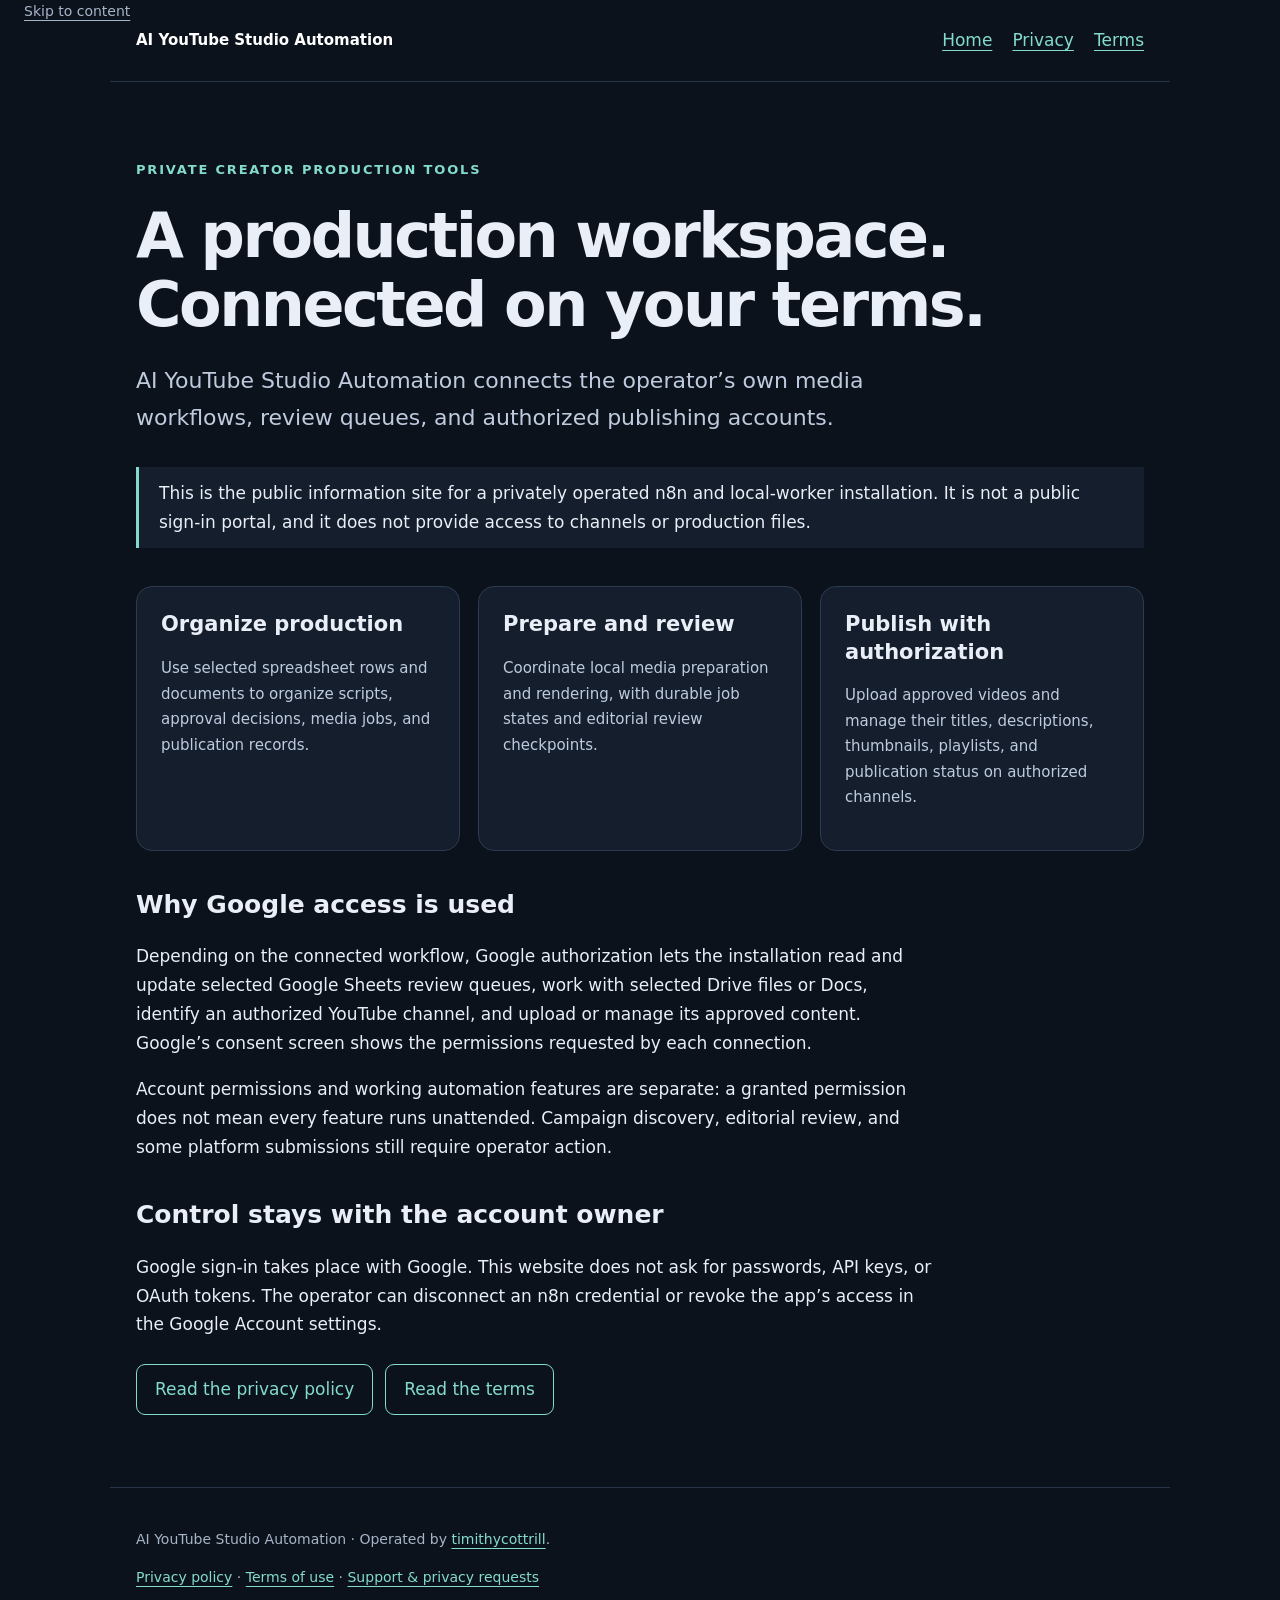
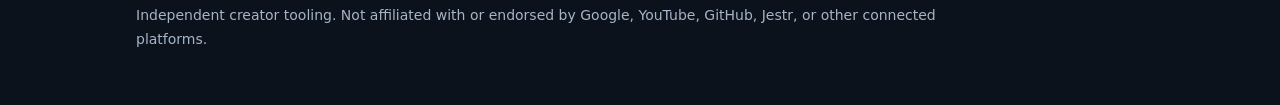
<file: index.html>
<!doctype html>
<html lang="en"><head><meta charset="utf-8"><meta name="viewport" content="width=device-width,initial-scale=1"><meta name="description" content="Private creator production automation: authorized video publishing, review queues, and transparent Google API data practices."><title>Home | AI YouTube Studio Automation</title><link rel="stylesheet" href="style.css"></head>
<body><a class="muted" href="#main" style="position:absolute;left:24px;top:0">Skip to content</a><header><a class="brand" href="index.html">AI YouTube Studio Automation</a><nav aria-label="Main navigation"><a href="index.html">Home</a><a href="privacy.html">Privacy</a><a href="terms.html">Terms</a></nav></header><main id="main"><p class="eyebrow">Private creator production tools</p><h1>A production workspace.<br>Connected on your terms.</h1><p class="lead">AI YouTube Studio Automation connects the operator’s own media workflows, review queues, and authorized publishing accounts.</p><div class="notice">This is the public information site for a privately operated n8n and local-worker installation. It is not a public sign-in portal, and it does not provide access to channels or production files.</div><div class="grid"><section class="card"><h2>Organize production</h2><p>Use selected spreadsheet rows and documents to organize scripts, approval decisions, media jobs, and publication records.</p></section><section class="card"><h2>Prepare and review</h2><p>Coordinate local media preparation and rendering, with durable job states and editorial review checkpoints.</p></section><section class="card"><h2>Publish with authorization</h2><p>Upload approved videos and manage their titles, descriptions, thumbnails, playlists, and publication status on authorized channels.</p></section></div><h2>Why Google access is used</h2><p>Depending on the connected workflow, Google authorization lets the installation read and update selected Google Sheets review queues, work with selected Drive files or Docs, identify an authorized YouTube channel, and upload or manage its approved content. Google’s consent screen shows the permissions requested by each connection.</p><p>Account permissions and working automation features are separate: a granted permission does not mean every feature runs unattended. Campaign discovery, editorial review, and some platform submissions still require operator action.</p><h2>Control stays with the account owner</h2><p>Google sign-in takes place with Google. This website does not ask for passwords, API keys, or OAuth tokens. The operator can disconnect an n8n credential or revoke the app’s access in the Google Account settings.</p><a class="button" href="privacy.html">Read the privacy policy</a><a class="button" href="terms.html">Read the terms</a></main><footer><p>AI YouTube Studio Automation · Operated by <a href="https://github.com/timithycottrill">timithycottrill</a>.</p><p><a href="privacy.html">Privacy policy</a> · <a href="terms.html">Terms of use</a> · <a href="https://github.com/timithycottrill/timithycottrill.github.io/issues">Support &amp; privacy requests</a></p><p>Independent creator tooling. Not affiliated with or endorsed by Google, YouTube, GitHub, Jestr, or other connected platforms.</p></footer></body></html>
</file>
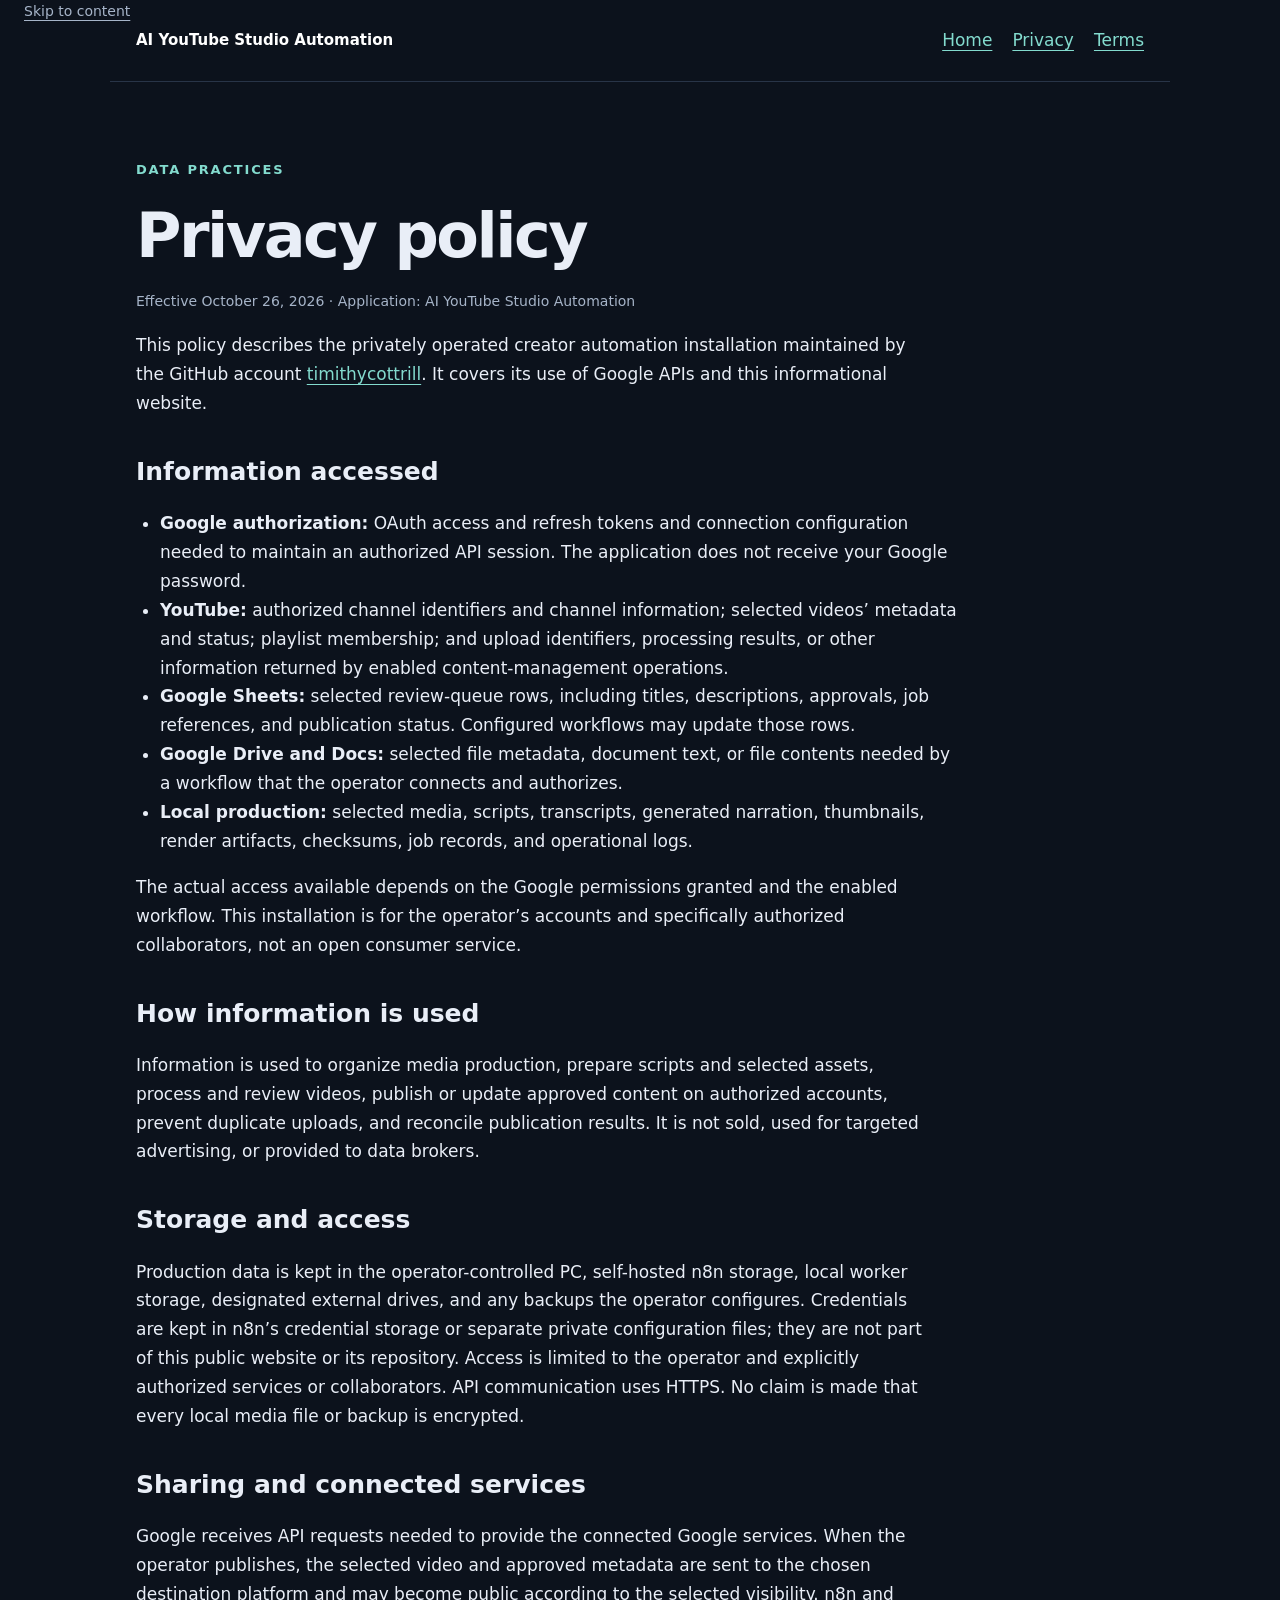
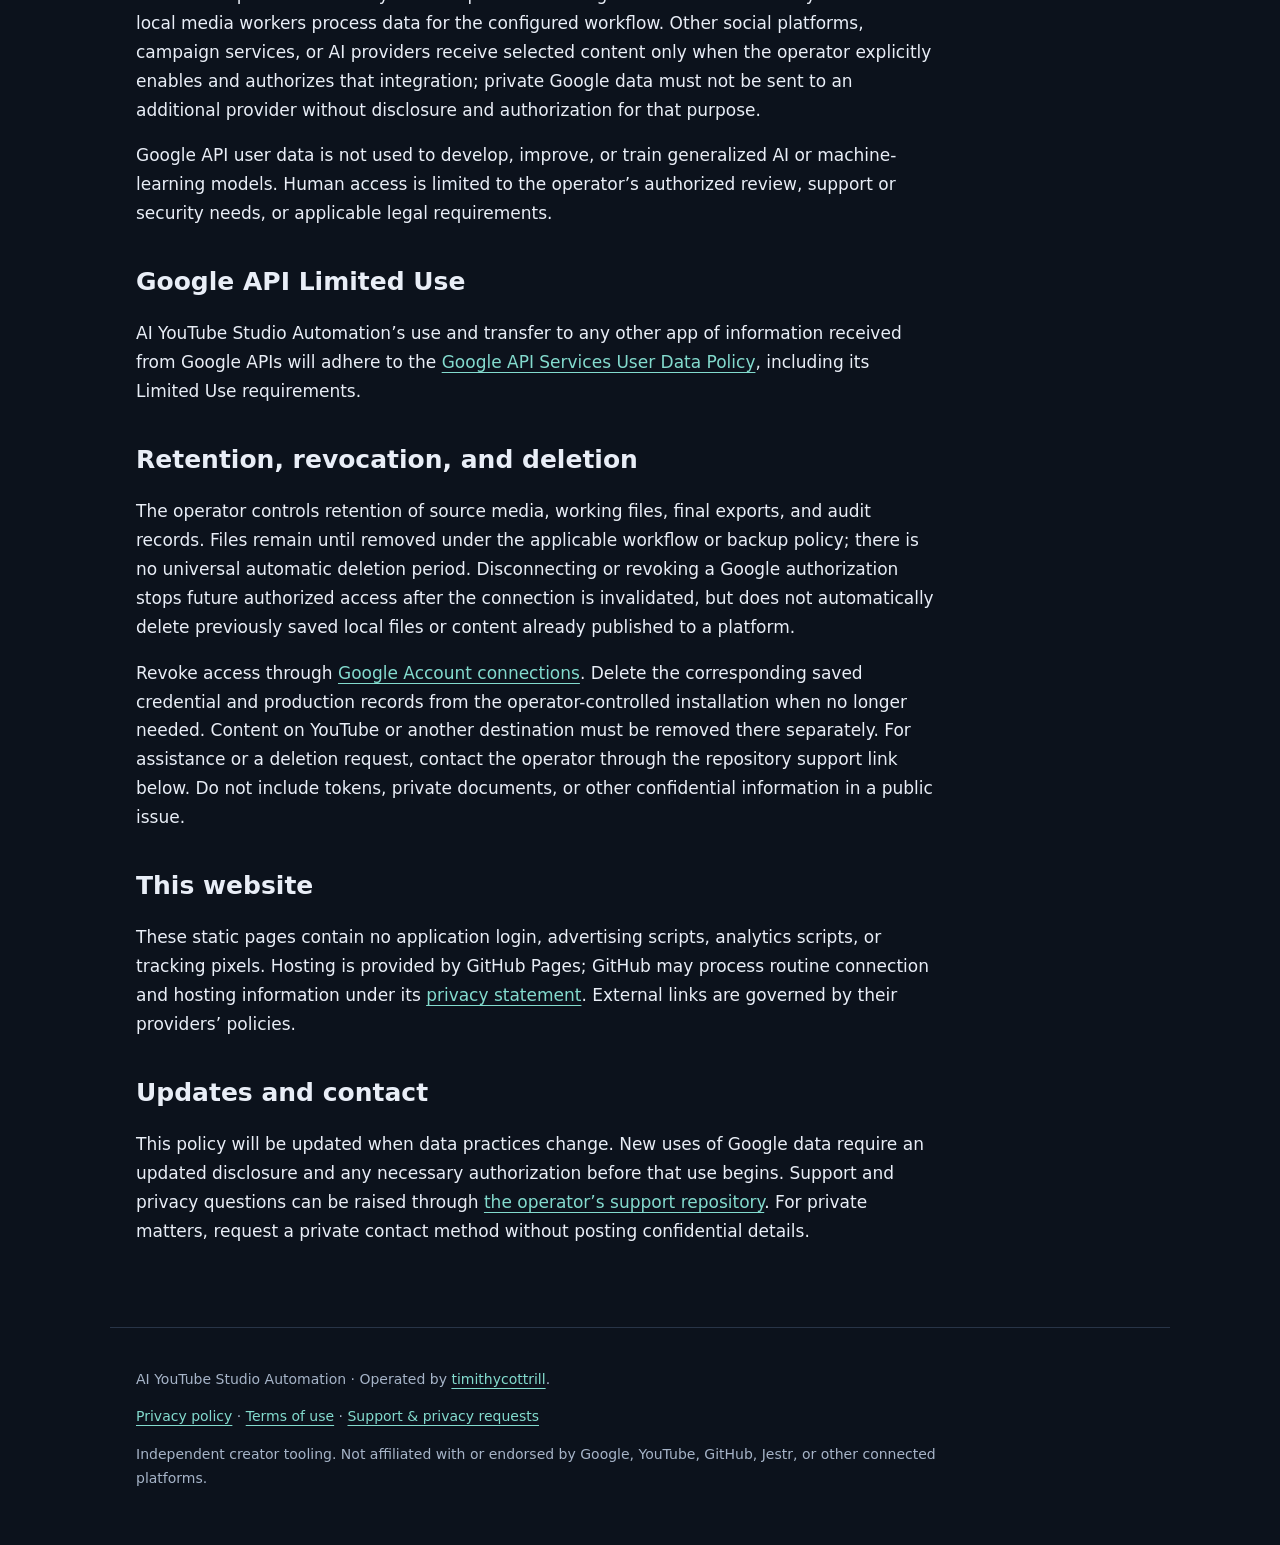
<file: privacy.html>
<!doctype html>
<html lang="en"><head><meta charset="utf-8"><meta name="viewport" content="width=device-width,initial-scale=1"><meta name="description" content="Private creator production automation: authorized video publishing, review queues, and transparent Google API data practices."><title>Privacy policy | AI YouTube Studio Automation</title><link rel="stylesheet" href="style.css"></head>
<body><a class="muted" href="#main" style="position:absolute;left:24px;top:0">Skip to content</a><header><a class="brand" href="index.html">AI YouTube Studio Automation</a><nav aria-label="Main navigation"><a href="index.html">Home</a><a href="privacy.html">Privacy</a><a href="terms.html">Terms</a></nav></header><main id="main"><p class="eyebrow">Data practices</p><h1>Privacy policy</h1><p class="muted">Effective October 26, 2026 · Application: AI YouTube Studio Automation</p><p>This policy describes the privately operated creator automation installation maintained by the GitHub account <a href="https://github.com/timithycottrill">timithycottrill</a>. It covers its use of Google APIs and this informational website.</p><h2>Information accessed</h2><ul><li><strong>Google authorization:</strong> OAuth access and refresh tokens and connection configuration needed to maintain an authorized API session. The application does not receive your Google password.</li><li><strong>YouTube:</strong> authorized channel identifiers and channel information; selected videos’ metadata and status; playlist membership; and upload identifiers, processing results, or other information returned by enabled content-management operations.</li><li><strong>Google Sheets:</strong> selected review-queue rows, including titles, descriptions, approvals, job references, and publication status. Configured workflows may update those rows.</li><li><strong>Google Drive and Docs:</strong> selected file metadata, document text, or file contents needed by a workflow that the operator connects and authorizes.</li><li><strong>Local production:</strong> selected media, scripts, transcripts, generated narration, thumbnails, render artifacts, checksums, job records, and operational logs.</li></ul><p>The actual access available depends on the Google permissions granted and the enabled workflow. This installation is for the operator’s accounts and specifically authorized collaborators, not an open consumer service.</p><h2>How information is used</h2><p>Information is used to organize media production, prepare scripts and selected assets, process and review videos, publish or update approved content on authorized accounts, prevent duplicate uploads, and reconcile publication results. It is not sold, used for targeted advertising, or provided to data brokers.</p><h2>Storage and access</h2><p>Production data is kept in the operator-controlled PC, self-hosted n8n storage, local worker storage, designated external drives, and any backups the operator configures. Credentials are kept in n8n’s credential storage or separate private configuration files; they are not part of this public website or its repository. Access is limited to the operator and explicitly authorized services or collaborators. API communication uses HTTPS. No claim is made that every local media file or backup is encrypted.</p><h2>Sharing and connected services</h2><p>Google receives API requests needed to provide the connected Google services. When the operator publishes, the selected video and approved metadata are sent to the chosen destination platform and may become public according to the selected visibility. n8n and local media workers process data for the configured workflow. Other social platforms, campaign services, or AI providers receive selected content only when the operator explicitly enables and authorizes that integration; private Google data must not be sent to an additional provider without disclosure and authorization for that purpose.</p><p>Google API user data is not used to develop, improve, or train generalized AI or machine-learning models. Human access is limited to the operator’s authorized review, support or security needs, or applicable legal requirements.</p><h2>Google API Limited Use</h2><p>AI YouTube Studio Automation’s use and transfer to any other app of information received from Google APIs will adhere to the <a href="https://developers.google.com/terms/api-services-user-data-policy">Google API Services User Data Policy</a>, including its Limited Use requirements.</p><h2>Retention, revocation, and deletion</h2><p>The operator controls retention of source media, working files, final exports, and audit records. Files remain until removed under the applicable workflow or backup policy; there is no universal automatic deletion period. Disconnecting or revoking a Google authorization stops future authorized access after the connection is invalidated, but does not automatically delete previously saved local files or content already published to a platform.</p><p>Revoke access through <a href="https://myaccount.google.com/connections">Google Account connections</a>. Delete the corresponding saved credential and production records from the operator-controlled installation when no longer needed. Content on YouTube or another destination must be removed there separately. For assistance or a deletion request, contact the operator through the repository support link below. Do not include tokens, private documents, or other confidential information in a public issue.</p><h2>This website</h2><p>These static pages contain no application login, advertising scripts, analytics scripts, or tracking pixels. Hosting is provided by GitHub Pages; GitHub may process routine connection and hosting information under its <a href="https://docs.github.com/en/site-policy/privacy-policies/github-general-privacy-statement">privacy statement</a>. External links are governed by their providers’ policies.</p><h2>Updates and contact</h2><p>This policy will be updated when data practices change. New uses of Google data require an updated disclosure and any necessary authorization before that use begins. Support and privacy questions can be raised through <a href="https://github.com/timithycottrill/timithycottrill.github.io/issues">the operator’s support repository</a>. For private matters, request a private contact method without posting confidential details.</p></main><footer><p>AI YouTube Studio Automation · Operated by <a href="https://github.com/timithycottrill">timithycottrill</a>.</p><p><a href="privacy.html">Privacy policy</a> · <a href="terms.html">Terms of use</a> · <a href="https://github.com/timithycottrill/timithycottrill.github.io/issues">Support &amp; privacy requests</a></p><p>Independent creator tooling. Not affiliated with or endorsed by Google, YouTube, GitHub, Jestr, or other connected platforms.</p></footer></body></html>
</file>
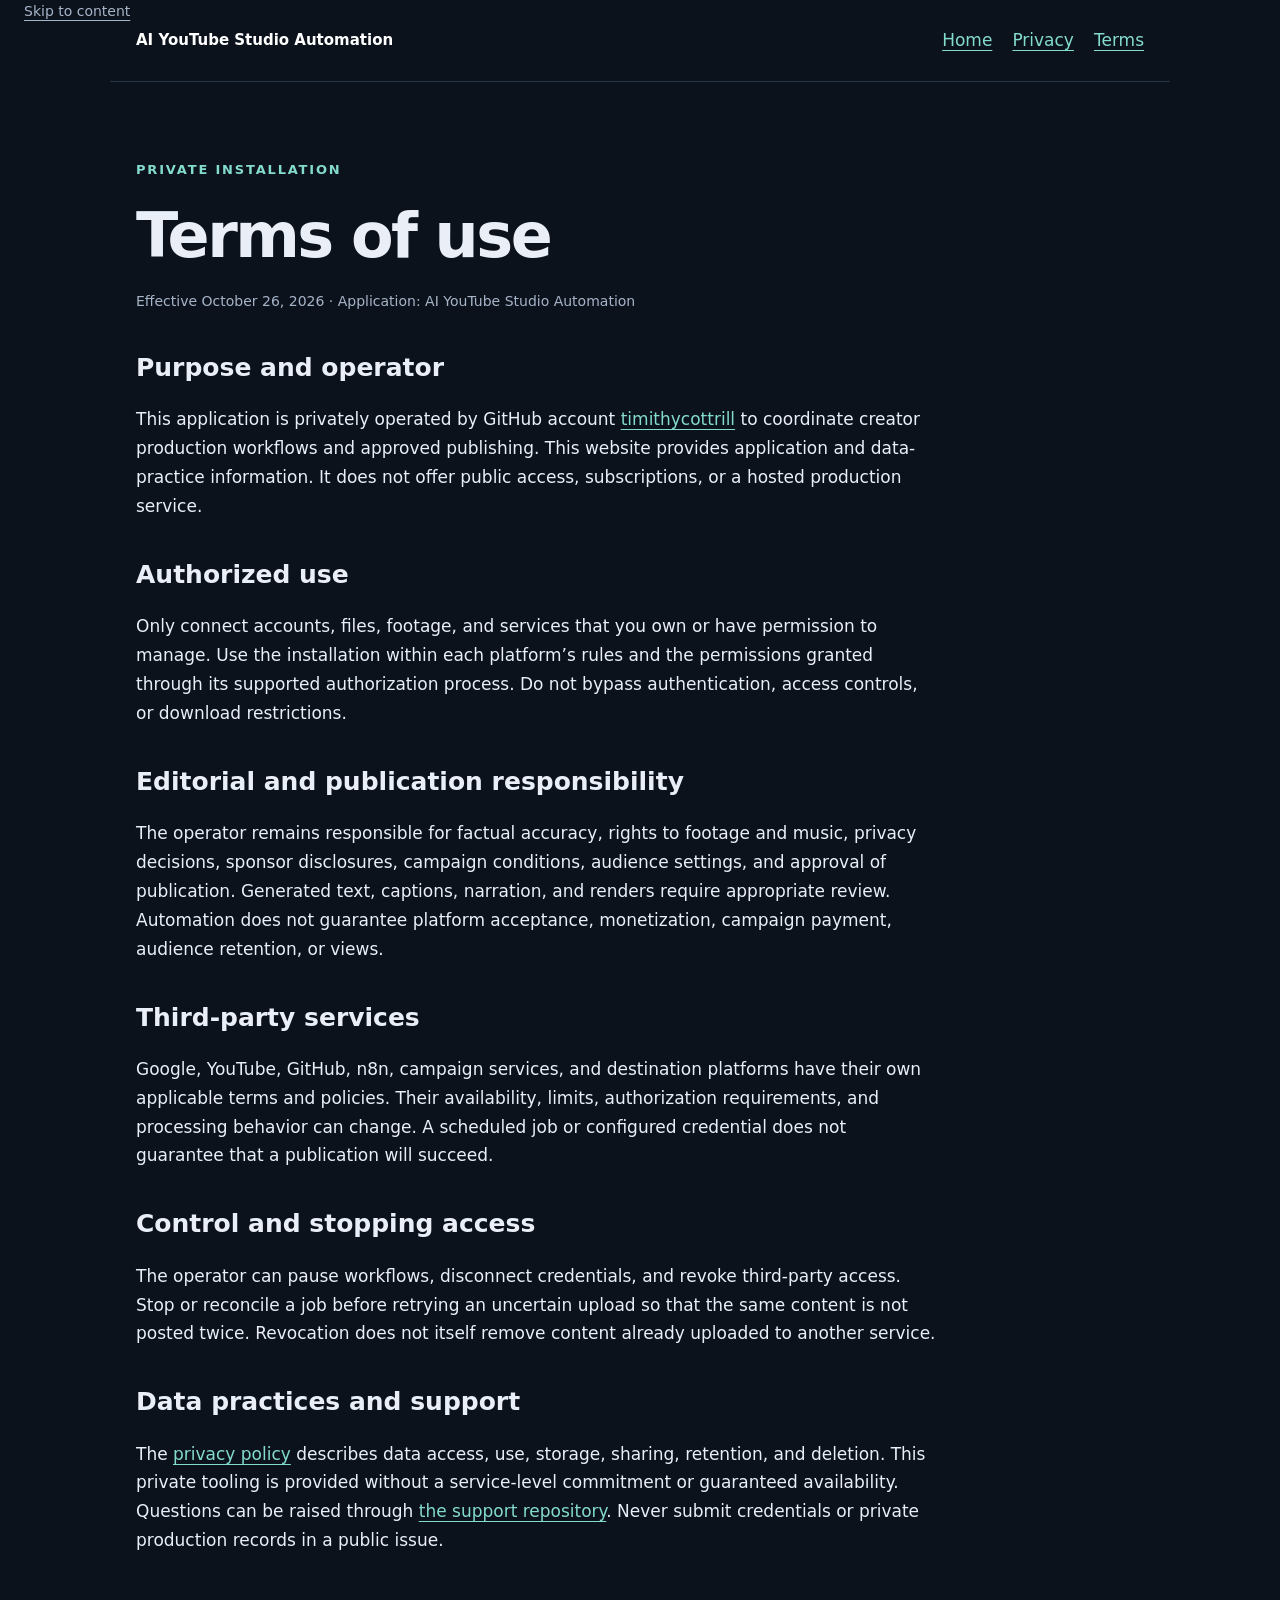
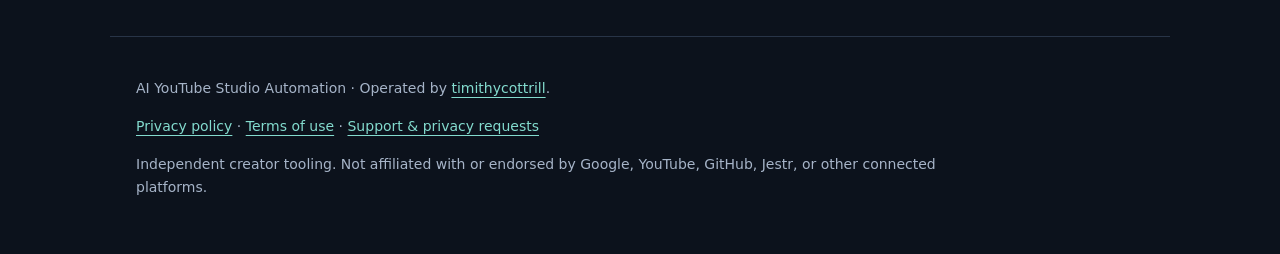
<file: terms.html>
<!doctype html>
<html lang="en"><head><meta charset="utf-8"><meta name="viewport" content="width=device-width,initial-scale=1"><meta name="description" content="Private creator production automation: authorized video publishing, review queues, and transparent Google API data practices."><title>Terms of use | AI YouTube Studio Automation</title><link rel="stylesheet" href="style.css"></head>
<body><a class="muted" href="#main" style="position:absolute;left:24px;top:0">Skip to content</a><header><a class="brand" href="index.html">AI YouTube Studio Automation</a><nav aria-label="Main navigation"><a href="index.html">Home</a><a href="privacy.html">Privacy</a><a href="terms.html">Terms</a></nav></header><main id="main"><p class="eyebrow">Private installation</p><h1>Terms of use</h1><p class="muted">Effective October 26, 2026 · Application: AI YouTube Studio Automation</p><h2>Purpose and operator</h2><p>This application is privately operated by GitHub account <a href="https://github.com/timithycottrill">timithycottrill</a> to coordinate creator production workflows and approved publishing. This website provides application and data-practice information. It does not offer public access, subscriptions, or a hosted production service.</p><h2>Authorized use</h2><p>Only connect accounts, files, footage, and services that you own or have permission to manage. Use the installation within each platform’s rules and the permissions granted through its supported authorization process. Do not bypass authentication, access controls, or download restrictions.</p><h2>Editorial and publication responsibility</h2><p>The operator remains responsible for factual accuracy, rights to footage and music, privacy decisions, sponsor disclosures, campaign conditions, audience settings, and approval of publication. Generated text, captions, narration, and renders require appropriate review. Automation does not guarantee platform acceptance, monetization, campaign payment, audience retention, or views.</p><h2>Third-party services</h2><p>Google, YouTube, GitHub, n8n, campaign services, and destination platforms have their own applicable terms and policies. Their availability, limits, authorization requirements, and processing behavior can change. A scheduled job or configured credential does not guarantee that a publication will succeed.</p><h2>Control and stopping access</h2><p>The operator can pause workflows, disconnect credentials, and revoke third-party access. Stop or reconcile a job before retrying an uncertain upload so that the same content is not posted twice. Revocation does not itself remove content already uploaded to another service.</p><h2>Data practices and support</h2><p>The <a href="privacy.html">privacy policy</a> describes data access, use, storage, sharing, retention, and deletion. This private tooling is provided without a service-level commitment or guaranteed availability. Questions can be raised through <a href="https://github.com/timithycottrill/timithycottrill.github.io/issues">the support repository</a>. Never submit credentials or private production records in a public issue.</p></main><footer><p>AI YouTube Studio Automation · Operated by <a href="https://github.com/timithycottrill">timithycottrill</a>.</p><p><a href="privacy.html">Privacy policy</a> · <a href="terms.html">Terms of use</a> · <a href="https://github.com/timithycottrill/timithycottrill.github.io/issues">Support &amp; privacy requests</a></p><p>Independent creator tooling. Not affiliated with or endorsed by Google, YouTube, GitHub, Jestr, or other connected platforms.</p></footer></body></html>
</file>
<file: style.css>
*{box-sizing:border-box}html{color-scheme:dark}body{margin:0;background:#0c121c;color:#e9eef7;font:17px/1.7 system-ui,-apple-system,Segoe UI,sans-serif}a{color:#83dbce;text-underline-offset:4px}a:hover{color:white}header,main,footer{max-width:1060px;margin:auto;padding:26px}header{display:flex;justify-content:space-between;align-items:center;gap:20px;border-bottom:1px solid #283447}nav{display:flex;gap:20px;flex-wrap:wrap}.brand{font-size:15px;font-weight:750;color:#fff;text-decoration:none}.eyebrow{color:#83dbce;font-size:13px;font-weight:750;letter-spacing:.14em;text-transform:uppercase}h1{font-size:clamp(32px,5vw,62px);line-height:1.12;letter-spacing:-.04em;max-width:850px;margin:20px 0}h2{font-size:25px;line-height:1.3;margin-top:38px}p,li{max-width:800px}main{padding-top:64px;padding-bottom:64px}.lead{font-size:22px;color:#becbde}.grid{display:grid;grid-template-columns:repeat(3,1fr);gap:18px;margin:38px 0}.card{padding:24px;border:1px solid #2c3b50;border-radius:16px;background:#141e2d}.card h2{font-size:21px;margin-top:0}.card p{font-size:15px;color:#becbde}.notice{border-left:3px solid #83dbce;padding:12px 20px;background:#141e2d;margin:30px 0}.muted,footer{color:#a6b4c8;font-size:14px}footer{border-top:1px solid #283447;padding-bottom:40px}.button{display:inline-block;border:1px solid #83dbce;border-radius:9px;padding:10px 18px;text-decoration:none;margin:8px 12px 8px 0}ul{padding-left:24px}:focus-visible{outline:3px solid #ffd67b;outline-offset:5px}@media(max-width:720px){header{align-items:flex-start;flex-direction:column}.grid{grid-template-columns:1fr}main{padding-top:36px}.lead{font-size:19px}}
</file>
